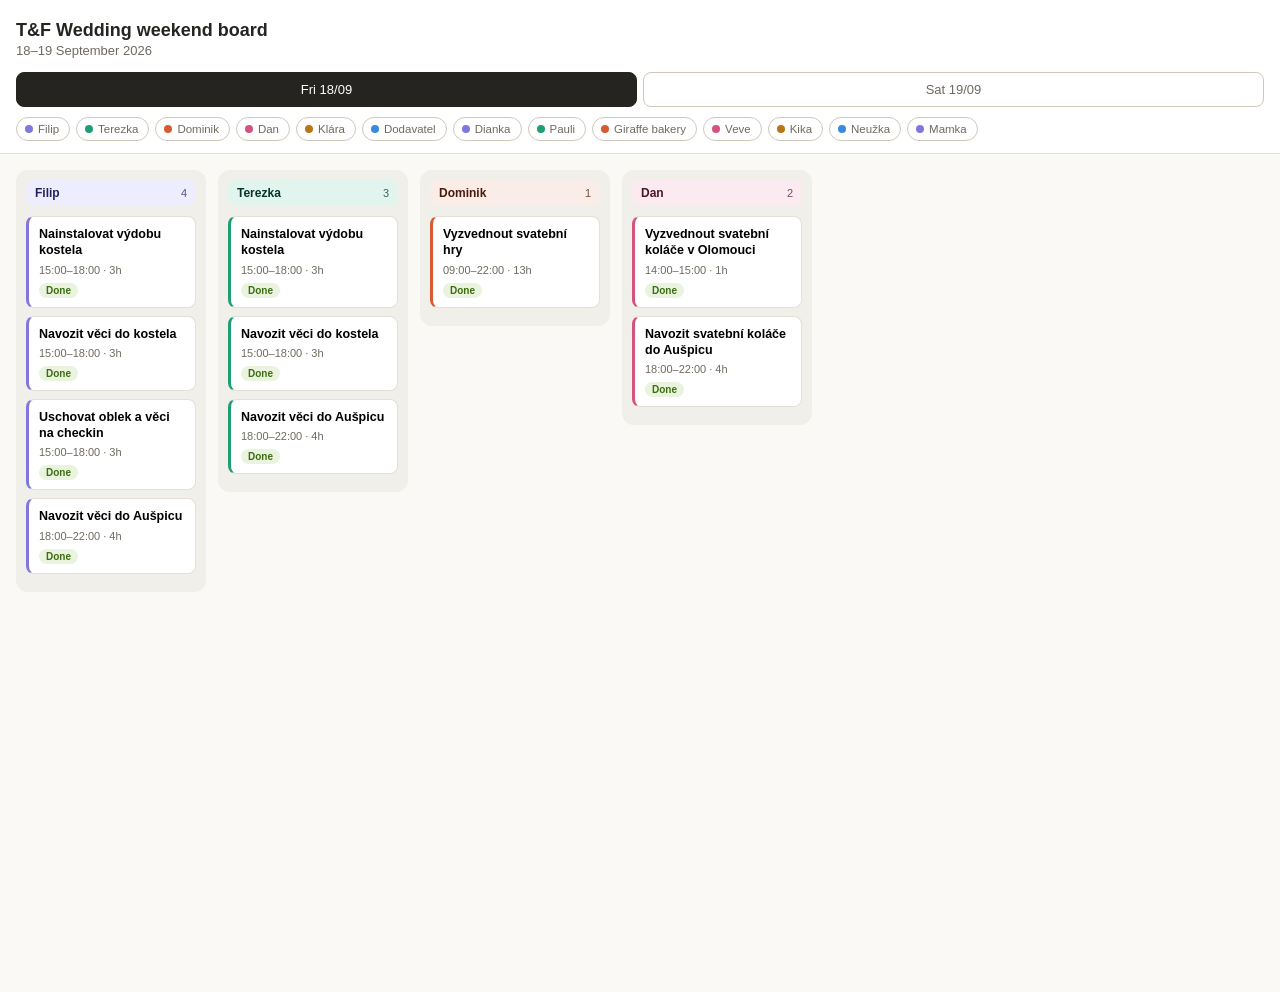
<file: timeline/index.html>
<!DOCTYPE html>
<html lang="en">
<head>
<meta charset="UTF-8">
<meta name="viewport" content="width=device-width, initial-scale=1.0">
<title>T&amp;F Wedding weekend board</title>
<style>
  :root {
    --bg: #FAF9F6;
    --surface: #FFFFFF;
    --surface-sunken: #F1EFE9;
    --border: #E4E0D8;
    --border-strong: #CFC9BC;
    --text-primary: #262420;
    --text-secondary: #6F6A60;
    --text-muted: #A39D8F;
    --radius: 8px;
    --font-sans: -apple-system, BlinkMacSystemFont, "Segoe UI", Roboto, Helvetica, Arial, sans-serif;
    --status-not-started-bg: #F1EFE9;
    --status-not-started-text: #6F6A60;
    --status-in-progress-bg: #FAEEDA;
    --status-in-progress-text: #854F0B;
    --status-done-bg: #EAF3DE;
    --status-done-text: #3B6D11;
  }

  * { box-sizing: border-box; }

  body {
    margin: 0;
    background: var(--bg);
    color: var(--text-primary);
    font-family: var(--font-sans);
    -webkit-font-smoothing: antialiased;
  }

  header {
    padding: 20px 16px 12px;
    border-bottom: 0.5px solid var(--border);
    background: var(--surface);
    position: sticky;
    top: 0;
    z-index: 10;
  }

  h1 {
    font-size: 18px;
    font-weight: 600;
    margin: 0 0 2px;
  }

  .subtitle {
    font-size: 13px;
    color: var(--text-secondary);
    margin: 0 0 14px;
  }

  .day-tabs {
    display: flex;
    gap: 6px;
  }

  .day-tab {
    flex: 1;
    font-family: inherit;
    font-size: 13px;
    font-weight: 500;
    padding: 9px 12px;
    border-radius: var(--radius);
    border: 0.5px solid var(--border-strong);
    background: var(--surface);
    color: var(--text-secondary);
    cursor: pointer;
  }

  .day-tab.active {
    background: var(--text-primary);
    color: var(--surface);
    border-color: var(--text-primary);
  }

  .assignee-filters {
    display: flex;
    gap: 6px;
    flex-wrap: wrap;
    margin-top: 10px;
  }

  .assignee-chip {
    display: inline-flex;
    align-items: center;
    gap: 5px;
    font-family: inherit;
    font-size: 11.5px;
    font-weight: 500;
    padding: 5px 10px 5px 8px;
    border-radius: 999px;
    border: 0.5px solid var(--border-strong);
    background: var(--surface);
    color: var(--text-secondary);
    cursor: pointer;
    opacity: 0.55;
  }

  .assignee-chip .dot {
    width: 8px;
    height: 8px;
    border-radius: 50%;
    flex-shrink: 0;
  }

  .assignee-chip.active {
    opacity: 1;
    color: var(--text-primary);
    border-color: var(--border-strong);
  }

  .assignee-filters:not(.has-active) .assignee-chip {
    opacity: 1;
  }

  main {
    padding: 16px;
    padding-bottom: 44vh;
  }

  #board-scroll {
    overflow-x: auto;
    -webkit-overflow-scrolling: touch;
    padding-bottom: 4px;
  }

  #board {
    display: flex;
    gap: 12px;
    align-items: flex-start;
  }

  .column {
    min-width: 190px;
    width: 190px;
    flex-shrink: 0;
    background: var(--surface-sunken);
    border-radius: 12px;
    padding: 10px;
  }

  .column-header {
    display: flex;
    align-items: center;
    justify-content: space-between;
    padding: 6px 9px;
    border-radius: var(--radius);
    margin-bottom: 10px;
  }

  .column-header .name {
    font-size: 12px;
    font-weight: 600;
  }

  .column-header .count {
    font-size: 11px;
    font-weight: 500;
    opacity: 0.75;
  }

  .card {
    display: block;
    width: 100%;
    text-align: left;
    background: var(--surface);
    border: 0.5px solid var(--border);
    border-left: 3px solid var(--border-strong);
    border-radius: var(--radius);
    padding: 9px 10px;
    margin-bottom: 8px;
    font-family: inherit;
    cursor: pointer;
  }

  .card:active {
    filter: brightness(0.96);
  }

  .card .task-name {
    font-size: 12.5px;
    font-weight: 600;
    margin-bottom: 5px;
    line-height: 1.3;
  }

  .card .task-time {
    font-size: 11px;
    color: var(--text-secondary);
    margin-bottom: 6px;
  }

  .status-badge {
    display: inline-block;
    font-size: 10px;
    font-weight: 600;
    padding: 2px 7px;
    border-radius: 999px;
  }

  .status-badge.not-started {
    background: var(--status-not-started-bg);
    color: var(--status-not-started-text);
  }

  .status-badge.in-progress {
    background: var(--status-in-progress-bg);
    color: var(--status-in-progress-text);
  }

  .status-badge.done {
    background: var(--status-done-bg);
    color: var(--status-done-text);
  }

  .empty-state {
    padding: 40px 20px;
    text-align: center;
    color: var(--text-muted);
    font-size: 13px;
  }

  #note-panel {
    display: none;
    position: fixed;
    left: 0;
    right: 0;
    bottom: 0;
    z-index: 20;
    background: var(--surface);
    border-top: 0.5px solid var(--border);
    border-radius: 12px 12px 0 0;
    box-shadow: 0 -4px 16px rgba(0, 0, 0, 0.08);
    padding: 14px 16px calc(14px + env(safe-area-inset-bottom, 0px));
    max-height: 40vh;
    overflow-y: auto;
  }

  #note-panel.open { display: block; }

  #note-title {
    font-size: 15px;
    font-weight: 600;
    margin: 0 0 4px;
  }

  #note-meta {
    font-size: 12px;
    color: var(--text-secondary);
    margin: 0 0 10px;
    display: flex;
    align-items: center;
    gap: 8px;
    flex-wrap: wrap;
  }

  #note-text {
    font-size: 13px;
    line-height: 1.5;
    margin: 0;
    color: var(--text-primary);
  }

  #note-close {
    float: right;
    background: none;
    border: none;
    font-size: 13px;
    color: var(--text-muted);
    cursor: pointer;
    font-family: inherit;
    padding: 0;
  }
</style>
</head>
<body>

<header>
  <h1>T&amp;F Wedding weekend board</h1>
  <p class="subtitle">18&ndash;19 September 2026</p>
  <div class="day-tabs">
    <button class="day-tab" data-day="18">Fri 18/09</button>
    <button class="day-tab" data-day="19">Sat 19/09</button>
  </div>
  <div class="assignee-filters" id="assignee-filters"></div>
</header>

<main>
  <div id="board-scroll">
    <div id="board"></div>
  </div>

  <div id="note-panel">
    <button id="note-close" aria-label="Close">&times;</button>
    <p id="note-title"></p>
    <p id="note-meta"></p>
    <p id="note-text"></p>
  </div>
</main>

<script>
/* =========================================================
   DATA — edit this array to update the schedule.
   "who" can list one person (solo task) or several
   (e.g. couple tasks) — the task will be duplicated
   into every listed person's column.
   Date format: "YYYY-MM-DDTHH:MM"
   ========================================================= */
const rawEvents = [
  { id: 'E1', name: 'Nainstalovat výdobu kostela', from: '2026-09-18T15:00', to: '2026-09-18T18:00', who: ['Filip', 'Terezka'], note: 'Kostel — mše jsou 15:15 a 16:30' },
  { id: 'E2', name: 'Vyzvednout svatební hry', from: '2026-09-18T09:00', to: '2026-09-18T22:00', who: ['Dominik'], note: 'Dodavatel' },
  { id: 'E3', name: 'Vyzvednout svatební koláče v Olomouci', from: '2026-09-18T14:00', to: '2026-09-18T15:00', who: ['Dan'], note: 'Dodavatel — Masarykova třída 54, +420 607 778 008' },
  { id: 'E4', name: 'Navozit věci do kostela', from: '2026-09-18T15:00', to: '2026-09-18T18:00', who: ['Filip', 'Terezka'], note: 'Kostel — květy, vodu, tlačoviny' },
  { id: 'E5', name: 'Uschovat oblek a věci na checkin', from: '2026-09-18T15:00', to: '2026-09-18T18:00', who: ['Filip'], note: 'Aušpic — Předat danovi v Aušpici' },
  { id: 'E6', name: 'Navozit svatební koláče do Aušpicu', from: '2026-09-18T18:00', to: '2026-09-18T22:00', who: ['Dan'], note: 'Aušpic' },
  { id: 'E7', name: 'Navozit věci do Aušpicu', from: '2026-09-18T18:00', to: '2026-09-18T22:00', who: ['Filip', 'Terezka'], note: 'Aušpic — zrcadlo, tlačoviny, SPF a repelenty, výslužky, všci na převlečení' },
  { id: 'E8', name: 'Visáž', from: '2026-09-19T08:00', to: '2026-09-19T10:00', who: ['Klára'], note: 'Dodavatel' },
  { id: 'E9', name: 'Převzít vývazky a kytice', from: '2026-09-19T08:00', to: '2026-09-19T09:00', who: ['Filip', 'Terezka'], note: 'T&F doma' },
  { id: 'E10', name: 'Navozit slané do Aušpicu', from: '2026-09-19T09:00', to: '2026-09-19T12:00', who: ['Dodavatel'], note: 'Aušpic — Dobroty od Elišky' },
  { id: 'E11', name: 'Nainstalovat výzdobu', from: '2026-09-19T09:00', to: '2026-09-19T11:00', who: ['Dianka'], note: 'Aušpic — Telefon, zrcadlo, Tlačoviny, Pietu, Fotky' },
  { id: 'E12', name: 'Ollam výzdoba', from: '2026-09-19T09:00', to: '2026-09-19T14:00', who: ['Dodavatel'], note: 'Aušpic' },
  { id: 'E13', name: 'Hair styling', from: '2026-09-19T10:00', to: '2026-09-19T11:00', who: ['Filip'], note: 'Miletičova' },
  { id: 'E14', name: 'Visáž', from: '2026-09-19T10:00', to: '2026-09-19T12:00', who: ['Terezka'], note: 'Dodavatel' },
  { id: 'E15', name: 'Vyzvednout oblek a věci na checkin', from: '2026-09-19T11:00', to: '2026-09-19T12:00', who: ['Filip'], note: 'Gorkého 9' },
  { id: 'E16', name: 'Carlton check-in', from: '2026-09-19T11:30', to: '2026-09-19T12:05', who: ['Filip'], note: 'Hotel' },
  { id: 'E17', name: 'Navozit pagáče, koláčky a slivovici před kostel', from: '2026-09-19T12:00', to: '2026-09-19T13:30', who: ['Pauli'], note: 'Kostel — z Aušpicu' },
  { id: 'E18', name: 'DJ je na místě', from: '2026-09-19T12:00', to: '2026-09-19T14:00', who: ['Dodavatel'], note: 'Aušpic' },
  { id: 'E19', name: 'Navozit prstýnky do kostela', from: '2026-09-19T12:00', to: '2026-09-19T13:30', who: ['Filip'], note: 'Kostel' },
  { id: 'E20', name: 'Navozit candybar a dort do Aušpicu', from: '2026-09-19T13:00', to: '2026-09-19T13:30', who: ['Giraffe bakery'], note: 'Aušpic' },
  { id: 'E21', name: 'Ověřit že DJ je OK, pagáče, candy bar', from: '2026-09-19T13:00', to: '2026-09-19T13:30', who: ['Dianka'], note: 'Aušpic — Zavolat do Aušpicu' },
  { id: 'E22', name: 'Vítat hosty před kostelem', from: '2026-09-19T13:30', to: '2026-09-19T14:00', who: ['Filip'], note: 'Kostel' },
  { id: 'E23', name: 'Navázat hostům pierka', from: '2026-09-19T13:30', to: '2026-09-19T14:00', who: ['Veve'], note: 'Kostel — & Eliška' },
  { id: 'E24', name: 'Na mieste usmerňovanie aby ľudia neboli rozťahaný', from: '2026-09-19T13:55', to: '2026-09-19T14:00', who: ['Kika'], note: 'Kostel' },
  { id: 'E25', name: 'Rozdávat slivovici, vodu a svatební koláčky před kostelem', from: '2026-09-19T14:30', to: '2026-09-19T15:30', who: ['Neužka'], note: 'Kostel' },
  { id: 'E26', name: 'Navozit slivovici a svatební koláčky z kostela do Aušpicu', from: '2026-09-19T15:30', to: '2026-09-19T16:00', who: ['Mamka'], note: 'Kostel' },
  { id: 'E27', name: 'Maliarka je na místě', from: '2026-09-19T17:00', to: '2026-09-19T18:00', who: ['Dodavatel'], note: 'Aušpic' }
];

/* Color per person, cycling through this palette in order of first appearance. */
const PALETTE = [
  { fill: '#EEEDFE', border: '#7F77DD', text: '#26215C' }, // purple
  { fill: '#E1F5EE', border: '#1D9E75', text: '#04342C' }, // teal
  { fill: '#FAECE7', border: '#D85A30', text: '#4A1B0C' }, // coral
  { fill: '#FBEAF0', border: '#D4537E', text: '#4B1528' }, // pink
  { fill: '#FAEEDA', border: '#BA7517', text: '#412402' }, // amber
  { fill: '#E6F1FB', border: '#378ADD', text: '#042C53' }  // blue
];

/* =========================================================
   Data prep: expand multi-person tasks into per-person rows
   ========================================================= */
const events = [];
rawEvents.forEach(e => {
  e.who.forEach(p => events.push({ ...e, who: p }));
});

const allPeopleOrder = [...new Set(events.map(e => e.who))];
const colorMap = {};
allPeopleOrder.forEach((p, i) => colorMap[p] = PALETTE[i % PALETTE.length]);

let currentDay = '18';
let currentAssignee = null;

function renderAssigneeFilters() {
  const wrap = document.getElementById('assignee-filters');
  wrap.innerHTML = '';
  allPeopleOrder.forEach(p => {
    const c = colorMap[p];
    const chip = document.createElement('button');
    chip.className = 'assignee-chip' + (p === currentAssignee ? ' active' : '');
    chip.innerHTML = '<span class="dot" style="background:' + c.border + '"></span>' + p;
    chip.addEventListener('click', () => {
      currentAssignee = currentAssignee === p ? null : p;
      renderAssigneeFilters();
      render();
    });
    wrap.appendChild(chip);
  });
  wrap.classList.toggle('has-active', !!currentAssignee);
}

function fmtTime(iso) {
  const d = new Date(iso);
  return d.toLocaleTimeString('en-GB', { hour: '2-digit', minute: '2-digit' });
}

function durationLabel(from, to) {
  const mins = (new Date(to) - new Date(from)) / 60000;
  const h = Math.floor(mins / 60), m = mins % 60;
  return h > 0 ? (h + 'h' + (m ? ' ' + m + 'm' : '')) : m + 'm';
}

/* Status derived from the device's current clock vs the task's scheduled window. */
function getStatus(e) {
  const now = new Date();
  const start = new Date(e.from);
  const end = new Date(e.to);
  if (now < start) return { key: 'not-started', label: 'Not started' };
  if (now >= start && now <= end) return { key: 'in-progress', label: 'In progress' };
  return { key: 'done', label: 'Done' };
}

function showNote(e) {
  const status = getStatus(e);
  document.getElementById('note-title').textContent = e.name;
  document.getElementById('note-meta').innerHTML =
    e.who + ' \u00b7 ' + fmtTime(e.from) + '\u2013' + fmtTime(e.to) + ' \u00b7 ' + e.id +
    ' <span class="status-badge ' + status.key + '">' + status.label + '</span>';
  document.getElementById('note-text').textContent = e.note;
  document.getElementById('note-panel').classList.add('open');
}

document.getElementById('note-close').addEventListener('click', () => {
  document.getElementById('note-panel').classList.remove('open');
});

function render() {
  const board = document.getElementById('board');
  board.innerHTML = '';
  document.getElementById('note-panel').classList.remove('open');

  const dayEvents = events.filter(e => e.from.startsWith('2026-09-' + currentDay));
  const dayPeople = allPeopleOrder.filter(p =>
    dayEvents.some(e => e.who === p) && (!currentAssignee || p === currentAssignee)
  );

  if (dayPeople.length === 0) {
    board.innerHTML = '<div class="empty-state">No tasks scheduled for this day.</div>';
    return;
  }

  dayPeople.forEach(p => {
    const tasks = dayEvents.filter(e => e.who === p).sort((a, b) => a.from.localeCompare(b.from));
    const c = colorMap[p];

    const col = document.createElement('div');
    col.className = 'column';

    const header = document.createElement('div');
    header.className = 'column-header';
    header.style.background = c.fill;
    header.style.color = c.text;
    header.innerHTML = '<span class="name">' + p + '</span><span class="count">' + tasks.length + '</span>';
    col.appendChild(header);

    tasks.forEach(e => {
      const status = getStatus(e);
      const card = document.createElement('button');
      card.className = 'card';
      card.style.borderLeftColor = c.border;
      card.innerHTML =
        '<div class="task-name">' + e.name + '</div>' +
        '<div class="task-time">' + fmtTime(e.from) + '\u2013' + fmtTime(e.to) + ' \u00b7 ' + durationLabel(e.from, e.to) + '</div>' +
        '<span class="status-badge ' + status.key + '">' + status.label + '</span>';
      card.addEventListener('click', () => showNote(e));
      col.appendChild(card);
    });

    board.appendChild(col);
  });
}

document.querySelectorAll('.day-tab').forEach(btn => {
  btn.addEventListener('click', () => {
    currentDay = btn.dataset.day;
    document.querySelectorAll('.day-tab').forEach(b => b.classList.remove('active'));
    btn.classList.add('active');
    render();
  });
});
document.querySelector('.day-tab[data-day="18"]').classList.add('active');

renderAssigneeFilters();

/* Recompute statuses periodically so badges stay current if the page is left open. */
setInterval(render, 60000);

render();
</script>

</body>
</html>
</file>
